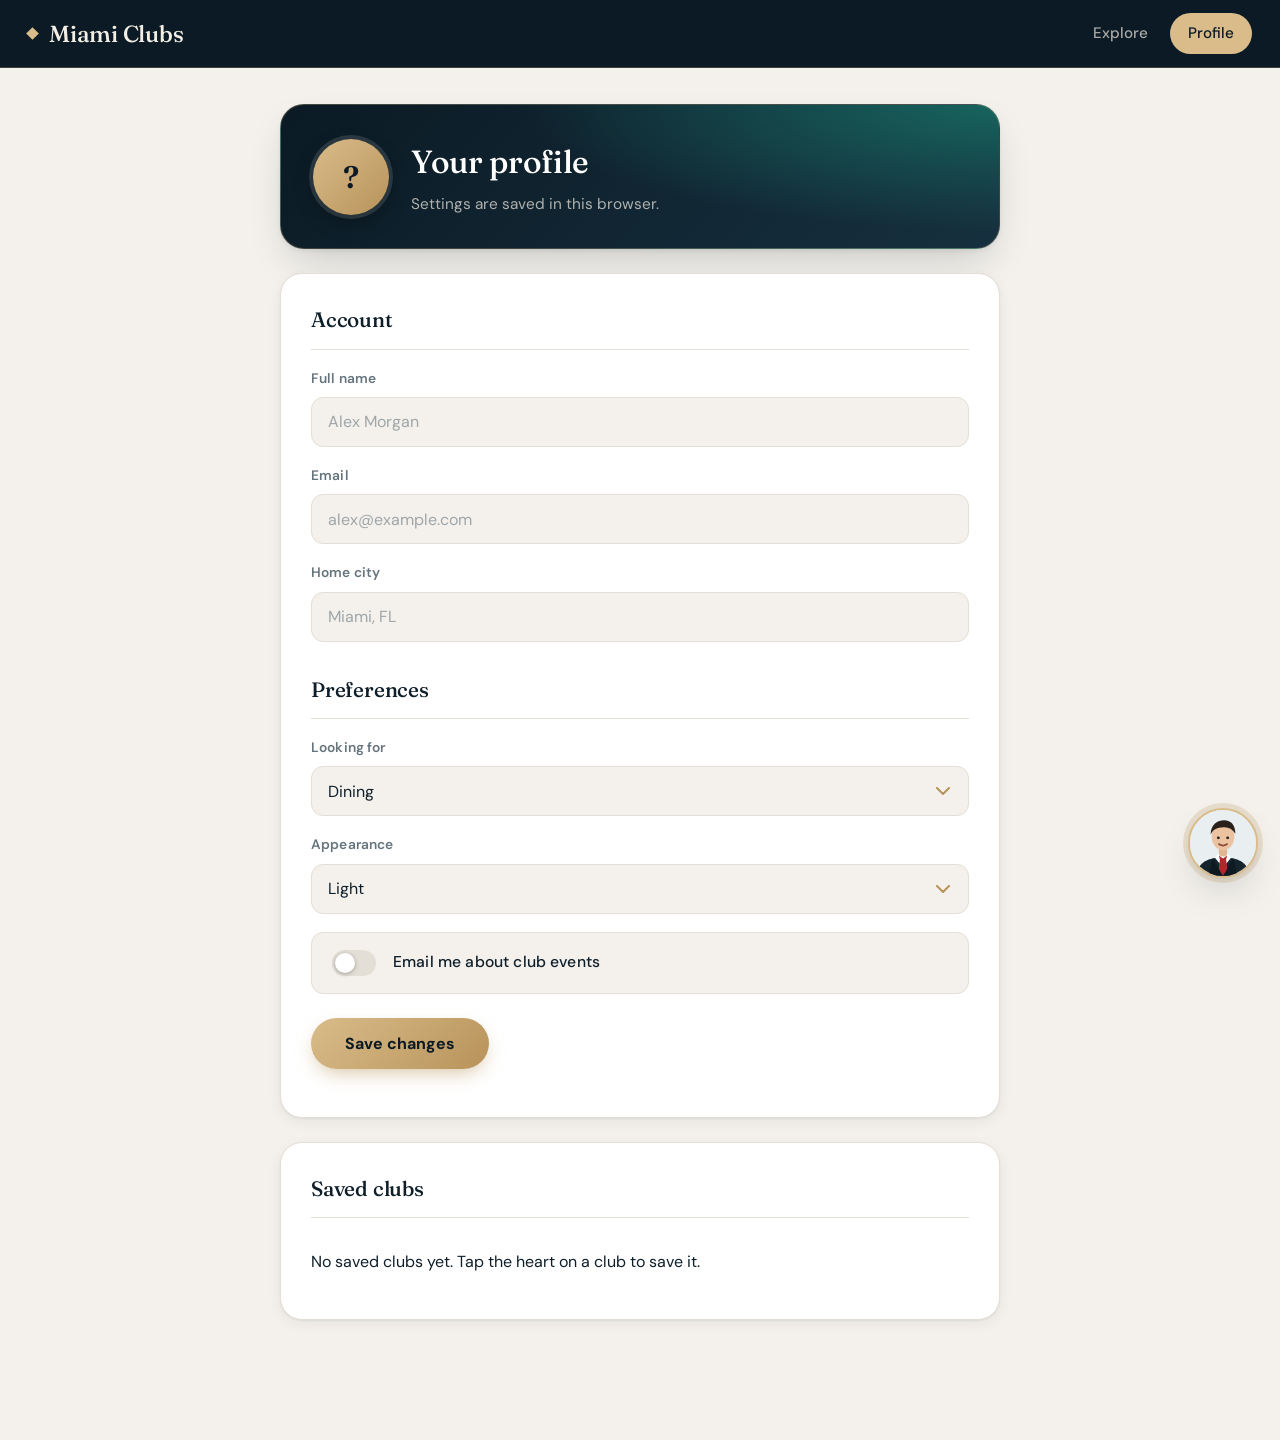
<file: profile.html>
<!DOCTYPE html>
<html lang="en">
<head>
<meta charset="utf-8">
<meta name="viewport" content="width=device-width, initial-scale=1">
<title>Your profile — Miami Clubs</title>
<link rel="preconnect" href="https://fonts.googleapis.com">
<link rel="preconnect" href="https://fonts.gstatic.com" crossorigin>
<link href="https://fonts.googleapis.com/css2?family=Fraunces:wght@500;600&family=DM+Sans:wght@400;500;700&display=swap" rel="stylesheet">
<link rel="stylesheet" href="css/styles.css">
</head>
<body>
<header class="top">
  <a class="brand" href="index.html">Miami Clubs</a>
  <nav>
    <a href="index.html">Explore</a>
    <a href="profile.html" class="active">Profile</a>
  </nav>
</header>

<main class="profile">
  <div class="who">
    <div class="avatar" id="avatar">?</div>
    <div>
      <h1 id="hello">Your profile</h1>
      <p class="sub">Settings are saved in this browser.</p>
    </div>
  </div>

  <form id="profileForm" class="panel">
    <h2>Account</h2>
    <label>Full name <input name="name" autocomplete="name" placeholder="Alex Morgan"></label>
    <label>Email <input name="email" type="email" autocomplete="email" placeholder="alex@example.com"></label>
    <label>Home city <input name="city" placeholder="Miami, FL"></label>

    <h2>Preferences</h2>
    <label>Looking for
      <select name="interest">
        <option>Dining</option>
        <option>Beach and pool</option>
        <option>Events</option>
        <option>Family membership</option>
      </select>
    </label>
    <label>Appearance
      <select name="theme">
        <option value="light">Light</option>
        <option value="dark">Dark</option>
      </select>
    </label>
    <label class="check"><input type="checkbox" name="notify"> Email me about club events</label>

    <button type="submit" class="primary">Save changes</button>
    <span id="saved" class="saved" role="status"></span>
  </form>

  <section class="panel">
    <h2>Saved clubs</h2>
    <ul id="favList" class="favs"></ul>
  </section>
</main>

<script src="js/data.js"></script>
<script src="js/profile.js"></script>
<script src="js/agent.js"></script>
</body>
</html>
</file>
<file: css/styles.css>
:root{
  --bg:#F4F1EC; --panel:#FFFFFF; --ink:#0F1F2A; --muted:#66757D; --line:#E4DFD6;
  --sea:#17645D; --sea-2:#1F7A72; --brass:#B8935A; --brass-2:#D9BC8A;
  --navy:#0B1A24; --navy-2:#16303F;
  --shadow-sm:0 1px 2px rgba(15,31,42,.06),0 4px 14px rgba(15,31,42,.06);
  --shadow:0 2px 4px rgba(15,31,42,.06),0 18px 40px -12px rgba(15,31,42,.22);
  --radius:18px; --head:68px;
}
[data-theme="dark"]{
  --bg:#08131A; --panel:#0F212C; --ink:#EEF2F1; --muted:#8FA3AB; --line:#1E3846;
  --sea:#4CB8AB; --sea-2:#5FCBBE; --brass:#D6B57C; --brass-2:#E8CFA0;
  --navy:#050D12; --navy-2:#0F2A37;
  --shadow-sm:0 1px 2px rgba(0,0,0,.4),0 4px 14px rgba(0,0,0,.3);
  --shadow:0 2px 4px rgba(0,0,0,.4),0 18px 40px -12px rgba(0,0,0,.6);
}
*{box-sizing:border-box}
html,body{height:100%;margin:0}
body{font-family:"DM Sans",system-ui,sans-serif;background:var(--bg);color:var(--ink);line-height:1.55;-webkit-font-smoothing:antialiased}
h1,h2,h3,.brand{font-family:"Fraunces",Georgia,serif;font-weight:500;letter-spacing:-.01em;margin:0}
a{color:inherit}
:focus-visible{outline:2px solid var(--brass);outline-offset:3px}

/* header */
.top{height:var(--head);display:flex;align-items:center;justify-content:space-between;padding:0 28px;background:var(--navy);color:#F3EEE4;border-bottom:1px solid rgba(217,188,138,.25);position:relative;z-index:1000}
.brand{font-size:1.45rem;text-decoration:none;color:#F3EEE4;display:flex;align-items:center;gap:12px}
.brand::before{content:"";width:9px;height:9px;transform:rotate(45deg);background:var(--brass-2);display:inline-block}
.top nav{display:flex;gap:4px}
.top nav a{padding:9px 18px;border-radius:999px;text-decoration:none;color:rgba(243,238,228,.68);font-weight:500;font-size:.95rem;transition:background .2s,color .2s}
.top nav a:hover{color:#fff;background:rgba(255,255,255,.08)}
.top nav a.active{color:var(--navy);background:var(--brass-2)}

/* split layout */
.split{display:grid;grid-template-columns:minmax(0,1.5fr) minmax(380px,1fr);height:calc(100vh - var(--head));height:calc(100dvh - var(--head))}
.map-pane{position:relative;min-height:0}
#map{position:absolute;inset:0;background:#d4e1e2}
.map-tools{position:absolute;top:16px;left:16px;z-index:500;display:flex;gap:8px}
.map-tools button{border:1px solid rgba(255,255,255,.6);background:rgba(255,255,255,.88);backdrop-filter:blur(10px);-webkit-backdrop-filter:blur(10px);color:#0F1F2A;padding:10px 18px;border-radius:999px;box-shadow:var(--shadow-sm);font:600 .86rem "DM Sans",sans-serif;cursor:pointer;transition:transform .15s,background .2s}
.map-tools button:hover{background:#fff;transform:translateY(-1px)}
.leaflet-control-zoom{border:0!important;box-shadow:var(--shadow-sm)!important;border-radius:14px!important;overflow:hidden}
.leaflet-control-zoom a{width:38px!important;height:38px!important;line-height:38px!important;color:#0F1F2A!important;border-color:#eee!important}
.leaflet-container{font-family:"DM Sans",sans-serif}
.leaflet-popup-content-wrapper{border-radius:14px;box-shadow:var(--shadow);padding:2px}
.leaflet-popup-content{margin:12px 16px;font-size:.88rem;line-height:1.45;color:#0F1F2A}
.leaflet-popup-content strong{font-family:"Fraunces",serif;font-weight:600;font-size:1rem}

/* list pane */
.list-pane{overflow-y:auto;padding:36px 32px 48px;background:var(--bg);box-shadow:-10px 0 30px -18px rgba(15,31,42,.25);position:relative}
.list-pane h1{font-size:2.15rem;line-height:1.1}
.list-pane h1::after{content:"";display:block;width:44px;height:2px;background:var(--brass);margin-top:14px}
.sub{color:var(--muted);margin:14px 0 26px;font-size:.96rem}

.clubs{list-style:none;margin:0;padding:0;display:grid;gap:16px}
.club{display:grid;grid-template-columns:96px 1fr;gap:18px;padding:14px;background:var(--panel);border:1px solid var(--line);border-radius:var(--radius);cursor:pointer;transition:box-shadow .25s,border-color .25s,transform .25s;position:relative;box-shadow:var(--shadow-sm)}
.club:hover{transform:translateY(-2px);box-shadow:var(--shadow)}
.club.on{border-color:var(--brass);box-shadow:var(--shadow),0 0 0 1px var(--brass)}
.club .thumb{border-radius:12px;display:grid;place-items:center;color:rgba(255,255,255,.95);font:500 2rem "Fraunces",serif;min-height:96px;box-shadow:inset 0 0 0 1px rgba(255,255,255,.14)}
.club h3{font-size:1.18rem;padding-right:34px;line-height:1.25}
.club .addr{color:var(--muted);font-size:.84rem;margin:3px 0 8px}
.club .blurb{font-size:.92rem;margin:0;color:var(--ink);opacity:.86}
.club .tag{display:inline-block;margin-top:10px;font-size:.76rem;padding:3px 12px;border-radius:999px;border:1px solid var(--brass);color:var(--brass);font-weight:600;letter-spacing:.02em}
.fav{position:absolute;top:10px;right:12px;width:32px;height:32px;border:0;background:none;font-size:1.25rem;cursor:pointer;color:var(--brass);border-radius:50%;transition:background .2s}
.fav:hover{background:rgba(184,147,90,.14)}

/* map pin */
.pin{width:32px;height:32px;border-radius:50% 50% 50% 0;transform:rotate(-45deg);background:var(--navy);border:2px solid var(--brass-2);box-shadow:0 6px 14px rgba(0,0,0,.35);transition:background .25s,transform .25s;position:relative}
.pin::after{content:"";position:absolute;inset:8px;border-radius:50%;background:var(--brass-2)}
.pin.on{background:var(--sea);transform:rotate(-45deg) scale(1.18)}

/* profile */
.profile{max-width:760px;margin:0 auto;padding:36px 20px 120px;display:grid;gap:24px}
.who{display:flex;gap:22px;align-items:center;padding:32px;border-radius:24px;color:#F3EEE4;background:radial-gradient(120% 160% at 100% 0%,var(--sea) 0%,transparent 55%),linear-gradient(135deg,var(--navy),var(--navy-2));box-shadow:var(--shadow);border:1px solid rgba(217,188,138,.25)}
.who h1{font-size:2rem;color:#fff}
.who .sub{color:rgba(243,238,228,.7);margin:6px 0 0}
.avatar{flex:none;width:76px;height:76px;border-radius:50%;background:linear-gradient(135deg,var(--brass-2),var(--brass));color:var(--navy);display:grid;place-items:center;font:600 1.9rem "Fraunces",serif;box-shadow:0 0 0 4px rgba(255,255,255,.12),0 8px 20px rgba(0,0,0,.3)}
.panel{background:var(--panel);border:1px solid var(--line);border-radius:22px;padding:30px;display:grid;gap:18px;box-shadow:var(--shadow-sm)}
.panel h2{font-size:1.3rem;padding-bottom:12px;border-bottom:1px solid var(--line)}
#profileForm h2:not(:first-child){margin-top:14px}
label{display:grid;gap:8px;font-weight:600;font-size:.86rem;color:var(--muted);letter-spacing:.01em}
input,select{font:400 1rem "DM Sans",sans-serif;height:50px;padding:0 16px;border-radius:12px;border:1px solid var(--line);background:var(--bg);color:var(--ink);transition:border-color .2s,box-shadow .2s,background .2s;width:100%}
input::placeholder{color:var(--muted);opacity:.6}
input:hover,select:hover{border-color:var(--brass-2)}
input:focus,select:focus{outline:0;border-color:var(--brass);background:var(--panel);box-shadow:0 0 0 4px rgba(184,147,90,.18)}
select{appearance:none;-webkit-appearance:none;padding-right:44px;cursor:pointer;background-image:url("data:image/svg+xml,%3Csvg xmlns='http://www.w3.org/2000/svg' width='14' height='8' fill='none' stroke='%23B8935A' stroke-width='2' stroke-linecap='round' stroke-linejoin='round'%3E%3Cpath d='M1 1l6 6 6-6'/%3E%3C/svg%3E");background-repeat:no-repeat;background-position:right 18px center}
.check{display:flex;align-items:center;gap:14px;font-size:.98rem;font-weight:500;color:var(--ink);padding:14px 16px;border:1px solid var(--line);border-radius:12px;background:var(--bg);cursor:pointer}
.check input{appearance:none;-webkit-appearance:none;flex:none;width:44px;height:26px;padding:0;border-radius:999px;border:0;background:var(--line);position:relative;cursor:pointer;transition:background .25s}
.check input::after{content:"";position:absolute;top:3px;left:3px;width:20px;height:20px;border-radius:50%;background:#fff;box-shadow:0 1px 4px rgba(0,0,0,.3);transition:transform .25s}
.check input:checked{background:var(--sea)}
.check input:checked::after{transform:translateX(18px)}
.check input:focus{box-shadow:0 0 0 4px rgba(184,147,90,.25)}
.primary{justify-self:start;border:0;background:linear-gradient(135deg,var(--brass-2),var(--brass));color:var(--navy);font:700 1rem "DM Sans",sans-serif;padding:15px 34px;border-radius:999px;cursor:pointer;box-shadow:0 8px 20px -6px rgba(184,147,90,.6);transition:transform .15s,box-shadow .2s;margin-top:6px}
.primary:hover{transform:translateY(-2px);box-shadow:0 14px 26px -8px rgba(184,147,90,.7)}
.saved{color:var(--sea);font-weight:600;font-size:.92rem}
.favs{list-style:none;margin:0;padding:0;display:grid}
.favs li{display:flex;justify-content:space-between;align-items:center;gap:12px;padding:14px 0;border-bottom:1px solid var(--line)}
.favs li:last-child{border-bottom:0}
.favs small{color:var(--muted)}
.favs button{border:1px solid var(--line);background:none;color:var(--muted);cursor:pointer;font:500 .84rem "DM Sans",sans-serif;padding:7px 14px;border-radius:999px;transition:border-color .2s,color .2s}
.favs button:hover{border-color:var(--brass);color:var(--brass)}

/* AI agent */
.agent-fab{position:fixed;right:22px;bottom:22px;z-index:2000;width:70px;height:70px;border-radius:50%;border:2px solid var(--brass-2);background:#E9EEF0;padding:0;cursor:pointer;box-shadow:0 0 0 5px rgba(184,147,90,.22),var(--shadow);overflow:hidden;transition:transform .2s}
.agent-fab:hover{transform:scale(1.06)}
.agent-fab svg{width:100%;height:100%}
.agent-panel{position:fixed;right:22px;bottom:106px;z-index:2000;width:min(380px,calc(100vw - 44px));max-height:min(72vh,560px);display:none;flex-direction:column;background:var(--panel);border:1px solid var(--line);border-radius:22px;box-shadow:var(--shadow);overflow:hidden}
.agent-panel.open{display:flex}
.agent-head{display:flex;align-items:center;gap:12px;padding:16px 18px;background:linear-gradient(135deg,var(--navy),var(--navy-2));color:#F3EEE4;border-bottom:1px solid rgba(217,188,138,.3)}
.agent-head svg{width:40px;height:40px;border-radius:50%;background:#E9EEF0;border:1.5px solid var(--brass-2)}
.agent-head b{font:500 1.1rem "Fraunces",serif}
.agent-head small{display:block;opacity:.7;font-size:.8rem}
.agent-log{flex:1;overflow-y:auto;padding:16px;display:flex;flex-direction:column;gap:10px;min-height:170px;background:var(--bg)}
.msg{padding:10px 14px;border-radius:16px;max-width:86%;font-size:.93rem}
.msg.bot{background:var(--panel);border:1px solid var(--line);align-self:flex-start;border-bottom-left-radius:5px}
.msg.me{background:var(--navy);color:#F3EEE4;align-self:flex-end;border-bottom-right-radius:5px}
.chips{display:flex;flex-wrap:wrap;gap:6px;padding:0 16px 12px;background:var(--bg)}
.chips button{border:1px solid var(--line);background:var(--panel);color:var(--ink);border-radius:999px;padding:6px 12px;font:500 .8rem "DM Sans",sans-serif;cursor:pointer;transition:border-color .2s}
.chips button:hover{border-color:var(--brass)}
.agent-form{display:flex;gap:8px;padding:12px;border-top:1px solid var(--line);background:var(--panel)}
.agent-form input{flex:1;min-width:0;height:44px;border-radius:999px;padding:0 16px}
.agent-form button{border:0;background:var(--navy);color:#F3EEE4;border-radius:999px;padding:0 20px;font:600 .9rem "DM Sans",sans-serif;cursor:pointer}
[data-theme="dark"] .agent-form button,[data-theme="dark"] .msg.me{background:var(--sea);color:#04110F}

/* mobile: map on top, list below */
@media (max-width:820px){
  :root{--head:60px}
  .top{padding:0 16px}
  .top nav a{padding:8px 14px}
  .split{grid-template-columns:1fr;grid-template-rows:42% 1fr}
  .list-pane{padding:24px 16px 90px;box-shadow:0 -10px 30px -18px rgba(15,31,42,.3);border-radius:22px 22px 0 0;margin-top:-18px;z-index:600}
  .list-pane h1{font-size:1.6rem}
  .club{grid-template-columns:72px 1fr;gap:14px}
  .club .thumb{min-height:72px;font-size:1.4rem}
  .map-tools{top:12px;left:12px}
  .who{padding:22px;gap:16px}
  .who h1{font-size:1.5rem}
  .avatar{width:60px;height:60px;font-size:1.5rem}
  .panel{padding:22px 18px}
  .agent-fab{width:60px;height:60px;right:14px;bottom:14px}
  .agent-panel{right:14px;bottom:88px;width:calc(100vw - 28px)}
}
@media (prefers-reduced-motion:reduce){*{transition:none!important}}
</file>
